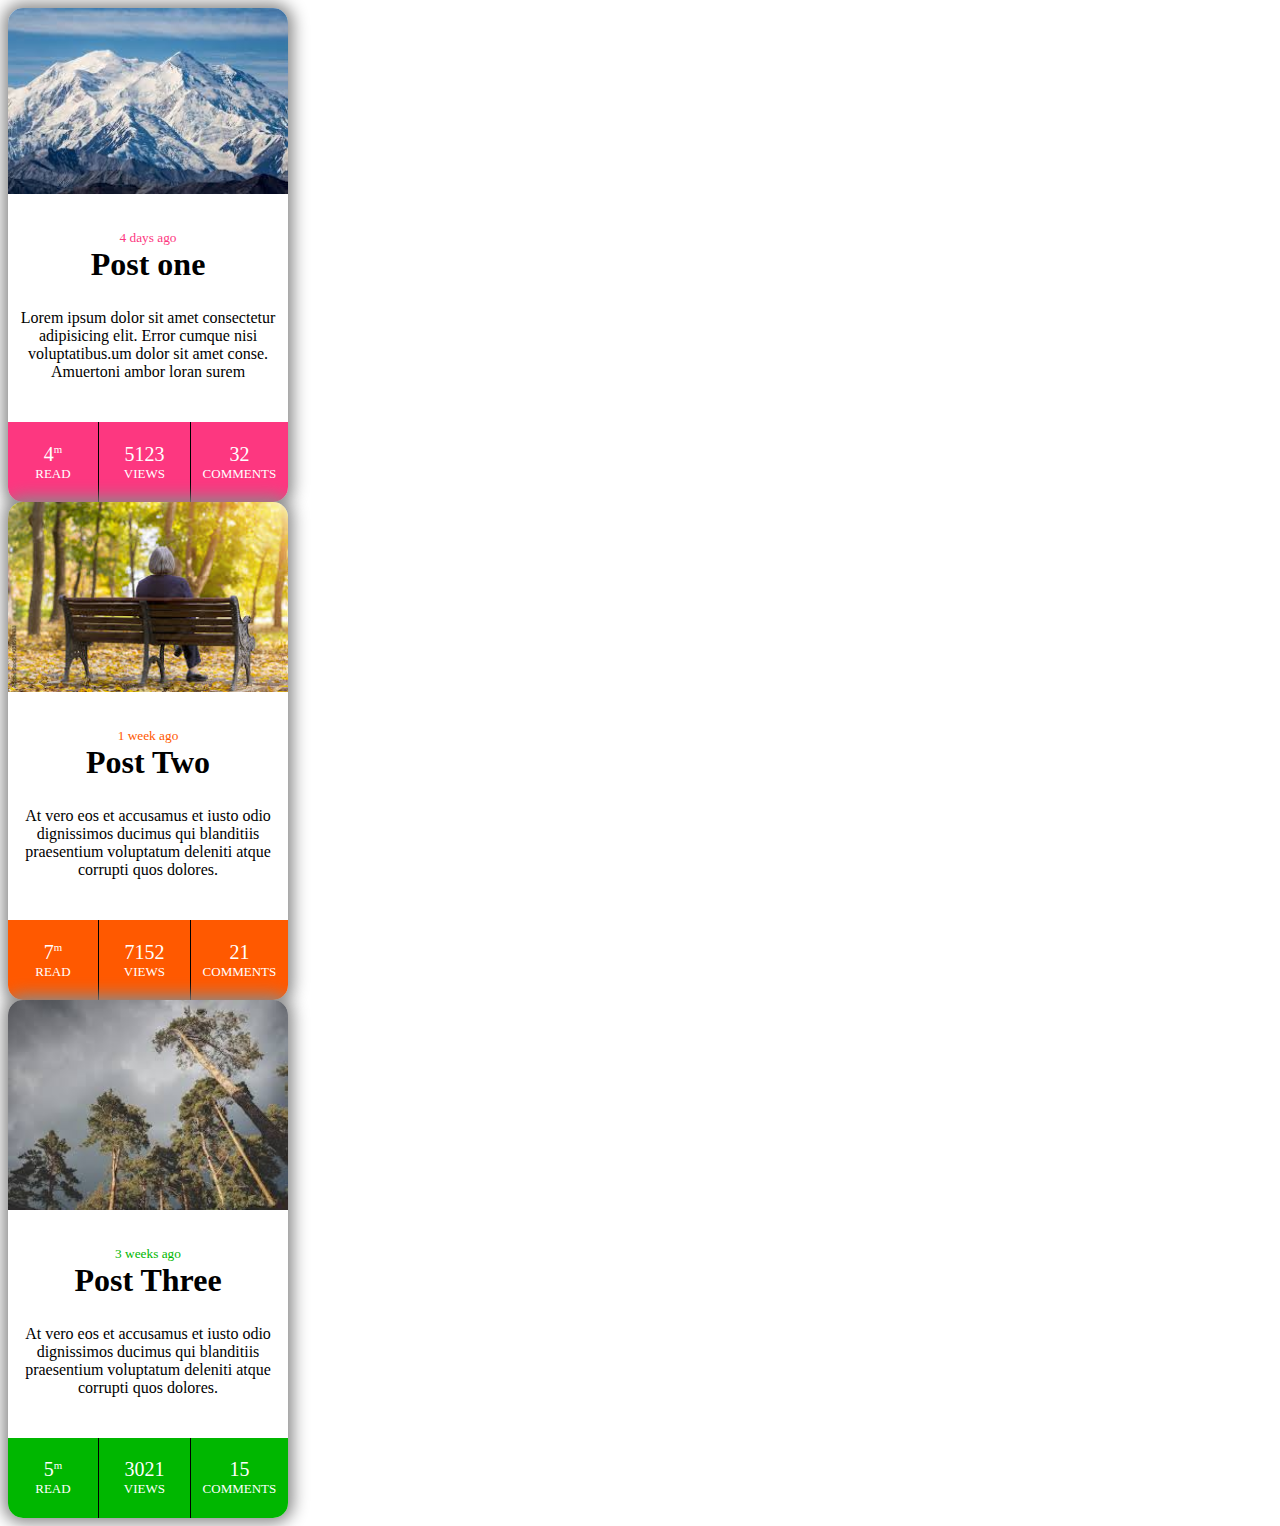
<file: Html-5/CssCards/index.html>
<html lang="en">
  <head>
    <meta charset="UTF-8" />
    <meta name="viewport" content="width=device-width, initial-scale=1.0" />
    <link rel="stylesheet" href="style.css" />
    <style>
      h1 {
        margin: 0;
        padding: 0;
      }
      th,
      td {
        font-size: 20px;
        text-align: center;
      }
    </style>
    <title>CSS Cards</title>
  </head>
  <body>
    <div class="card-container">
      <div class="card">
        <img class="post-image" src="image/mountain.jpeg" alt="x" />
        <p class="padding-top pink-text"><sub>4 days ago</sub></p>
        <h1>Post one</h1>
        <p class="up-down-padding">
          Lorem ipsum dolor sit amet consectetur adipisicing elit. Error cumque
          nisi voluptatibus.um dolor sit amet conse. Amuertoni ambor loran surem
        </p>
        <table class="table bg-color-pink">
          <tr>
            <td class="th th-border">
              4<sup><span class="font-size">m</span></sup
              ><br /><span class="font-size">READ</span>
            </td>
            <td class="th th-border">
              5123<br /><span class="font-size">VIEWS</span>
            </td>
            <td class="th th-border">
              32<br /><span class="font-size">COMMENTS</span>
            </td>
          </tr>
        </table>
      </div>
      <div class="card">
        <img class="post-image" src="image/OldWoman.jpeg" alt="x" />
        <p class="padding-top orange-text"><sub>1 week ago</sub></p>
        <h1>Post Two</h1>
        <p class="up-down-padding">
          At vero eos et accusamus et iusto odio dignissimos ducimus qui
          blanditiis praesentium voluptatum deleniti atque corrupti quos
          dolores.
        </p>
        <table class="table bg-color-orange">
          <tr>
            <td class="th th-border">
              7<sup><span class="font-size">m</span></sup
              ><br /><span class="font-size">READ</span>
            </td>
            <td class="th th-border">
              7152<br /><span class="font-size">VIEWS</span>
            </td>
            <td class="th th-border">
              21<br /><span class="font-size">COMMENTS</span>
            </td>
          </tr>
        </table>
      </div>
      <div class="card">
        <img class="post-image" src="image/SkyBetweenTrees.jpeg" alt="x" />
        <p class="padding-top green-text"><sub>3 weeks ago</sub></p>
        <h1>Post Three</h1>
        <p class="up-down-padding">
          At vero eos et accusamus et iusto odio dignissimos ducimus qui
          blanditiis praesentium voluptatum deleniti atque corrupti quos
          dolores.
        </p>
        <table class="table bg-color-green">
          <tr>
            <td class="th th-border">
              5<sup><span class="font-size">m</span></sup
              ><br /><span class="font-size">READ</span>
            </td>
            <td class="th th-border">
              3021<br /><span class="font-size">VIEWS</span>
            </td>
            <td class="th th-border">
              15<br /><span class="font-size">COMMENTS</span>
            </td>
          </tr>
        </table>
      </div>
    </div>
  </body>
</html>
</file>
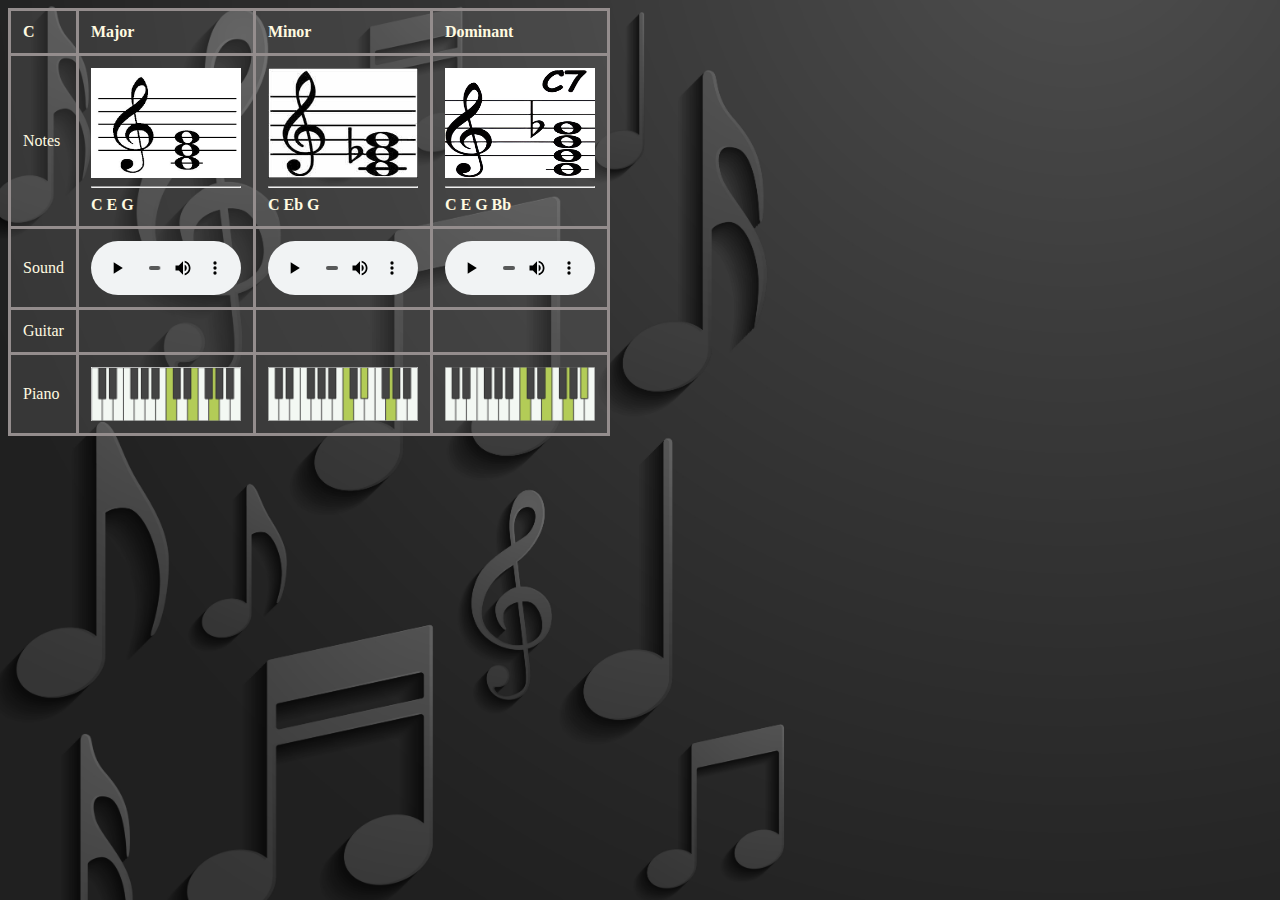
<file: Html-2/Vezbi/TabeliVezba/index.html>
<html>
    <head>
        <title>Interactive Tables</title>
        <link rel="stylesheet" href="style.css">
    </head>
    <body>
        <table>
            <tr>
                <th>C</th>
                <th>Major</th>
                <th>Minor</th>
                <th>Dominant</th>
            </tr>
            <tr>
                <td rowspan="2">Notes</td>
                <td rowspan="2"><img src="Images/CMajor.png" alt="x" width="150" height="110"><hr><b>C E G</b></td>
                <td rowspan="2"><img src="Images/CMinor.jpg" alt="x" width="150" height="110"><hr><b>C Eb G</b></td>
                <td rowspan="2"><img src="Images/Pasted image.png" alt="" width="150" height="110"><hr><b>C E G Bb</b></td>
            </tr>
            <tr>
            
            </tr>
            <tr>
                <td>Sound</td>
                <td><audio controls style="width: 150;" src="Sounds/CMajorSound.mp3"></audio></td>
                <td><audio controls style="width: 150;" src="Sounds/CMinorChord.mp3"></audio></td>
                <td><audio controls style="width: 150;" src="Sounds/CDominantSound.mp3"></audio></td>
            </tr>
            <tr>
                <td>Guitar</td>
                <td></td>
                <td></td>
                <td></td>
            </tr>
            <tr>
                <td>Piano</td>
                <td><img src="Images/CMajorPiano.png" alt="x" width="150"></td>
                <td><img src="Images/CMinorPiano.png" alt="x" width="150"></td>
                <td><img src="Images/CDominantPiano.png" alt="x" width="150"></td>
            </tr>
        </table>
    </body>
    
</html>
</file>
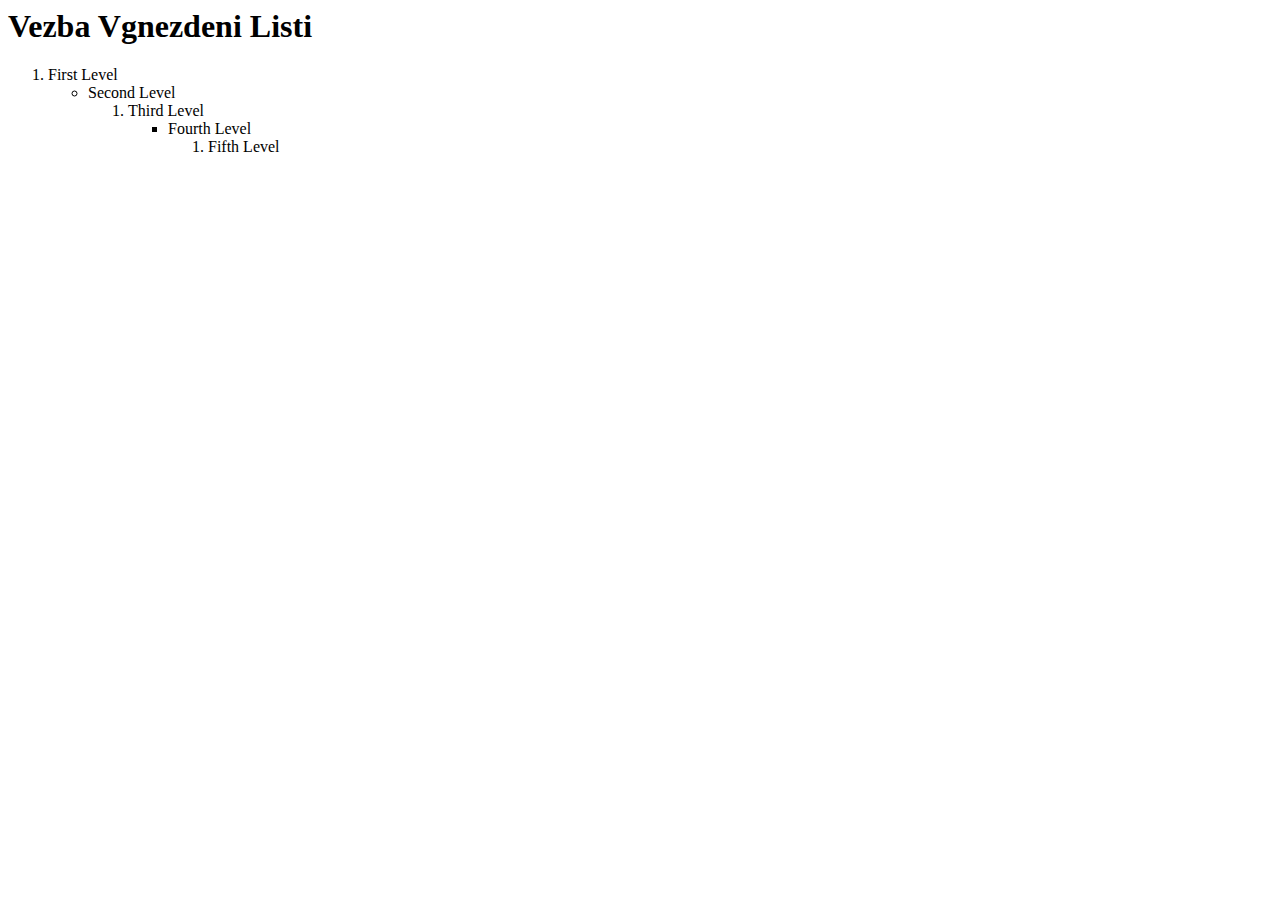
<file: Html-2/Vezbi/VgnezdeniVezba/index.html>
<html>
  <head>
    <title>Vgnezdeni Listi</title>
  </head>
  <body>
    <h1>Vezba Vgnezdeni Listi</h1>
      <ol>
        <li>First Level</li>
        <ul>
            <li>Second Level
                <ol>
                    <li>Third Level
                        <ul>
                            <li>Fourth Level
                                <ol>
                                    <li>Fifth Level</li>
                                </ol>
                            </li>
                        </ul>
                    </li>
                </ol>
            </li>
        </ul>
      </ol>
    
  </body>
</html>
</file>
<file: Html-5/CssCards/style.css>
.table {
  border-collapse: collapse;
  border-style: hidden;
  border-bottom-left-radius: 15px;
  border-bottom-right-radius: 15px;
  table-layout: fixed;
}
.font-size {
    font-size: 65%;
}
.th {
    width: 100px;
    height: 80px;
}
.th-border {
    border: 1px solid black;
     
}



.up-down-padding {
    padding-bottom: 25px;
    padding-top: 10px;
}
.padding-top {
    padding-top: 20px;
    padding-bottom: 0;
    margin-bottom: 0;
}

.card {
    width: 280px;
    border-radius: 15px;
    box-shadow: 0px 0px 16px 5px rgb(137, 137, 137);
    text-align: center;
    font-family: 'Times New Roman', Times, serif;
}
.card:hover {
    box-shadow: 0px 0px 16px 5px rgb(65, 65, 65);
    transform: scale(1.025);
    transition: 0.25s;
}

.post-image {
    width: 280px;
    border-top-left-radius: 15px;
    border-top-right-radius: 15px;
}

.pink-text {
    color: rgb(253, 55, 128);
}
.orange-text {
    color: rgb(255, 89, 0);
}
.green-text {
    color: rgb(0, 183, 0);;
}
.bg-color-pink {
    background-color: rgb(253, 55, 128);
    color: white;
}
.bg-color-orange {
    background-color: rgb(255, 89, 0);
    color: white;
}
.bg-color-green {
    background-color: rgb(0, 183, 0);
    color: white;
}
</file>
<file: Html-2/Vezbi/TabeliVezba/style.css>
table {
    border-collapse: collapse;
    
    border-radius: 10px;
  }
  th, td {
    border: 3px solid #948d8d;
    padding: 12px; 
    text-align: left; 
    background-color: hsla(0, 0%, 53%, 0.22); 
  }
body {
  background-image: url('Images/Background.jpg');
  background-repeat: no-repeat;
  background-size: cover;
  color: rgb(255, 250, 224);
  
}
</file>
